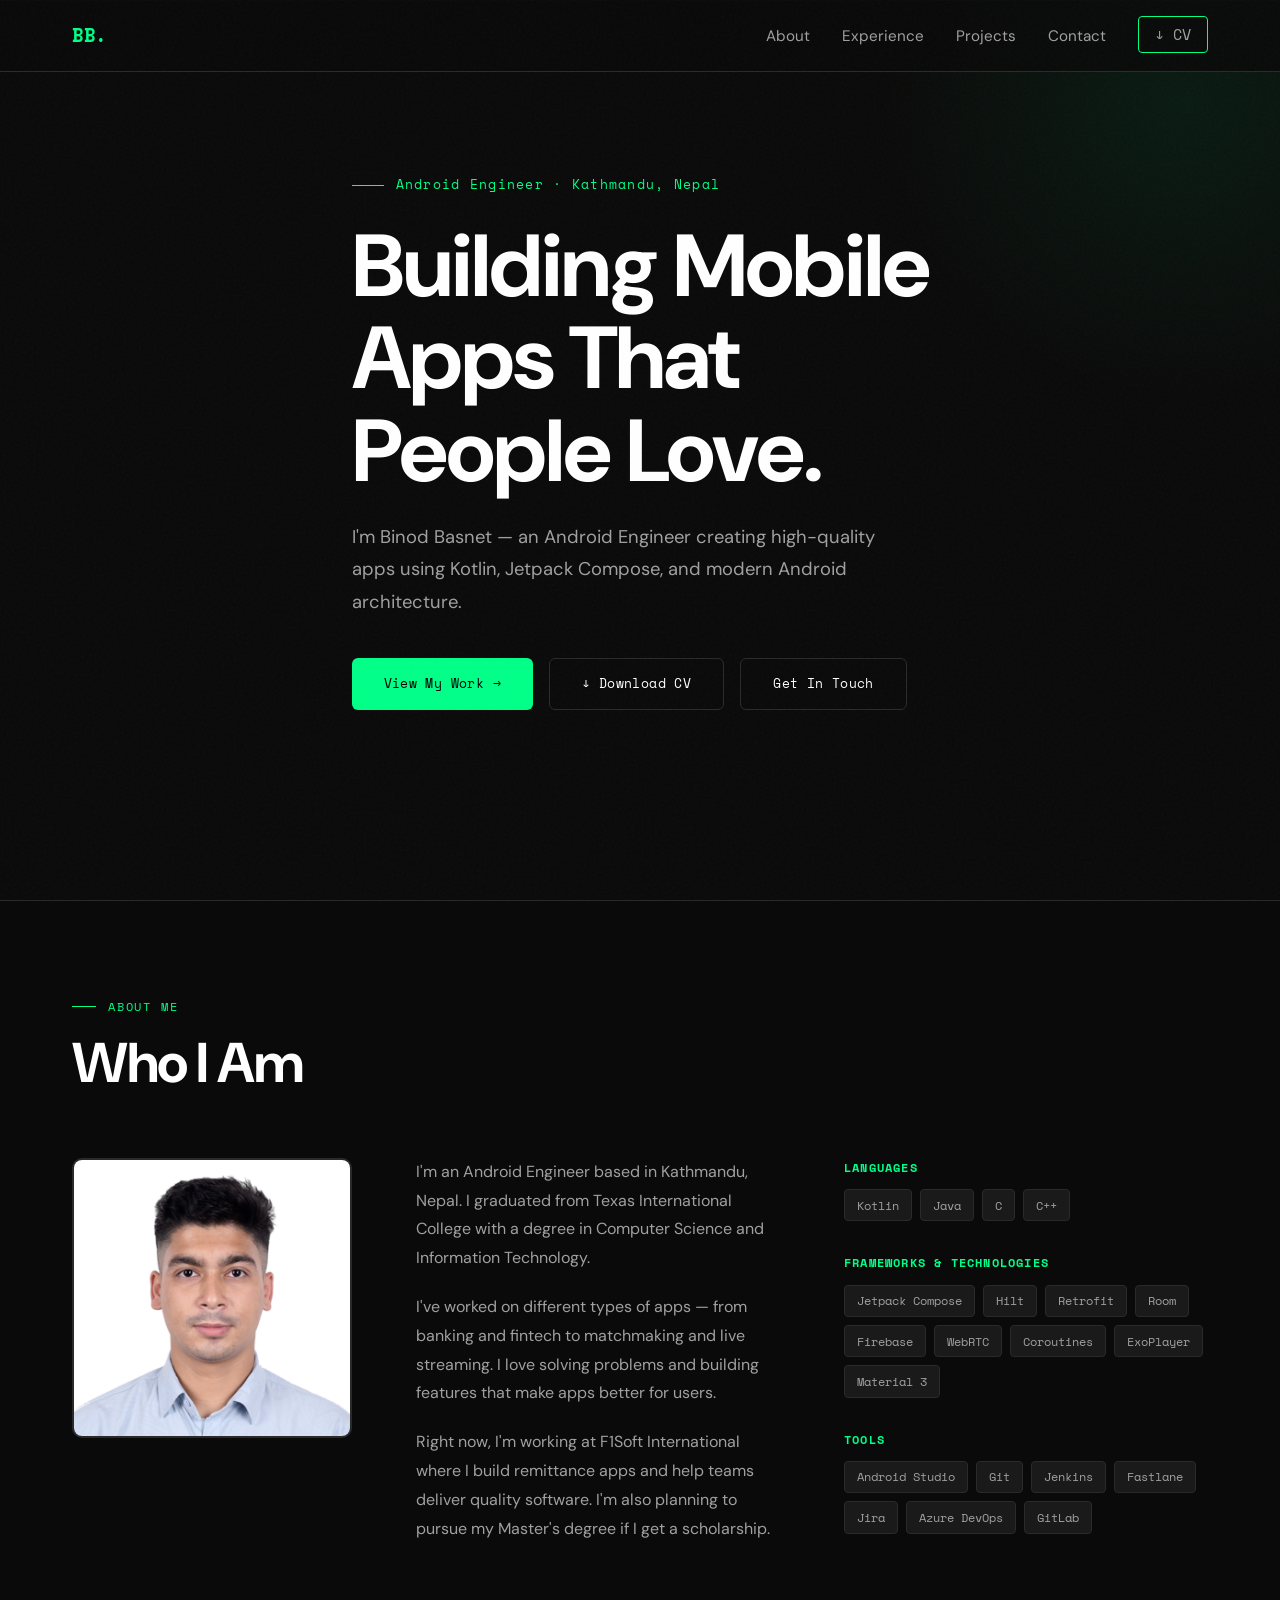
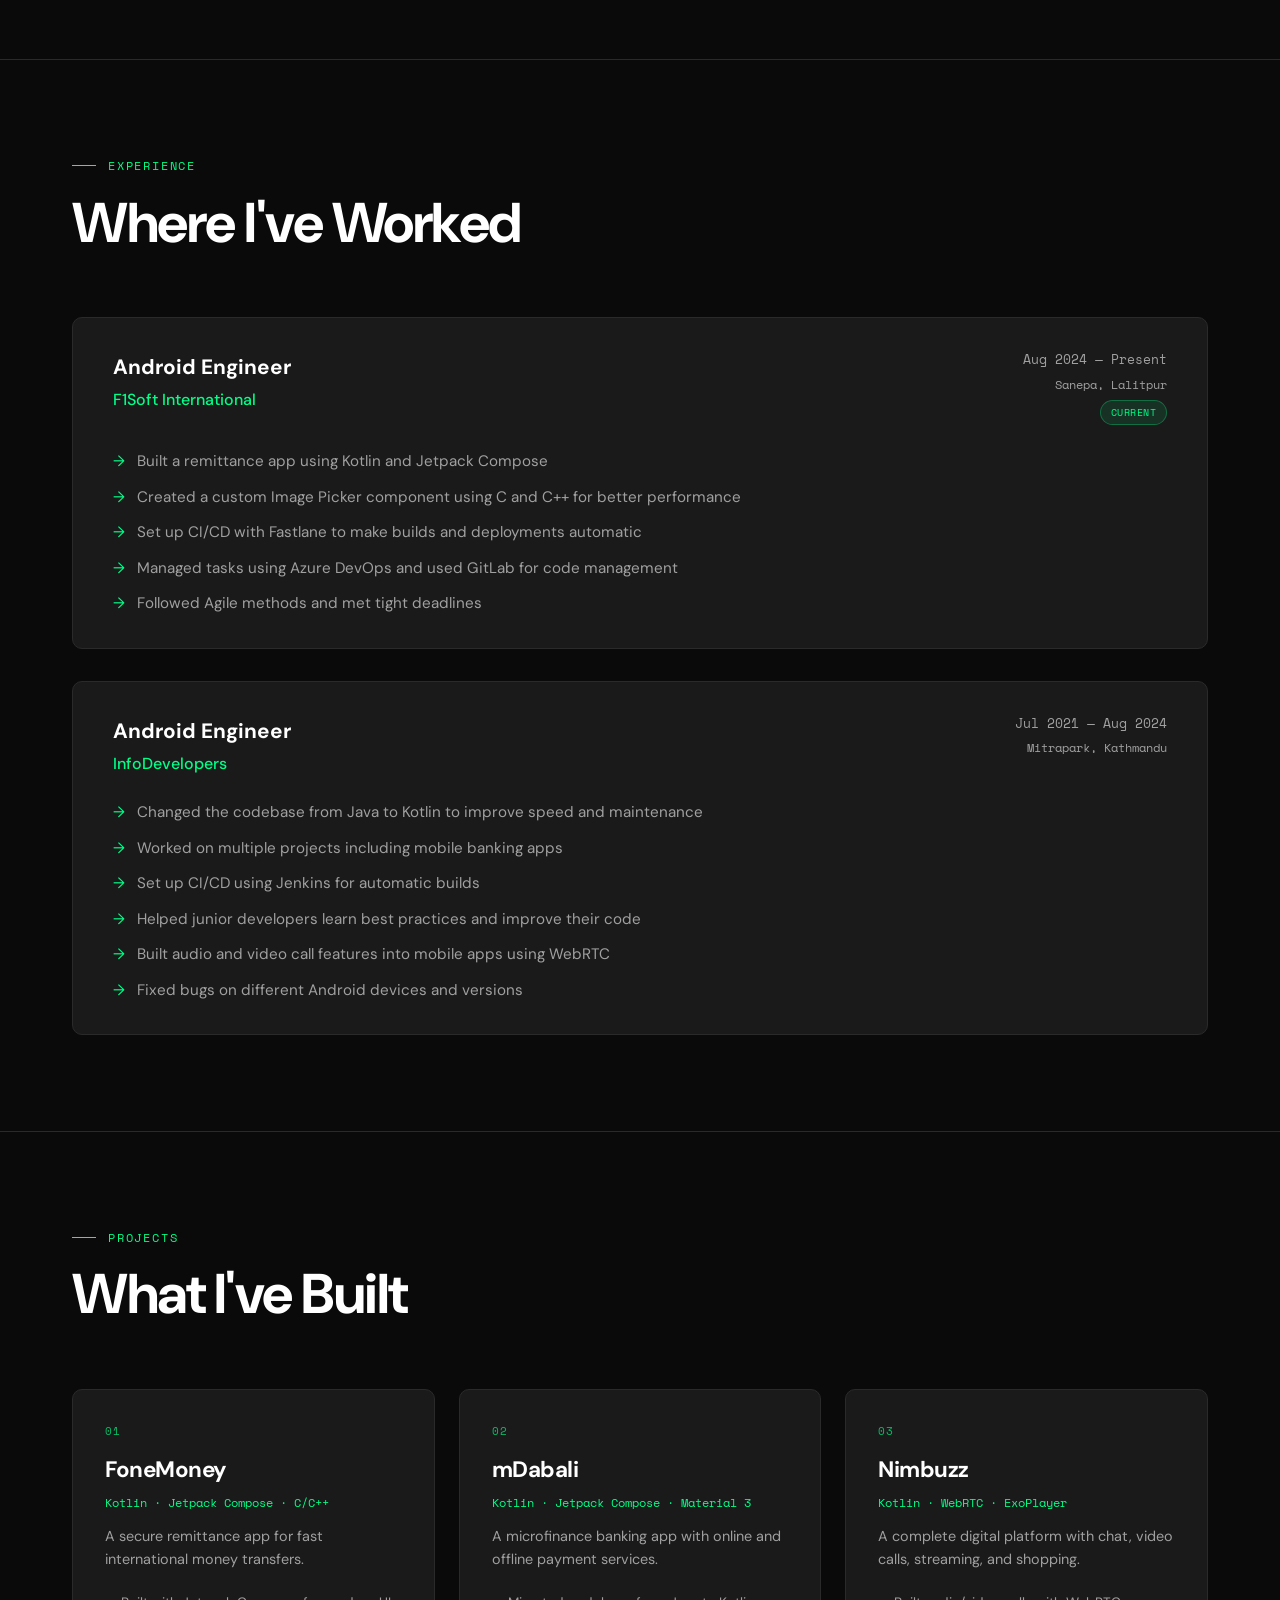
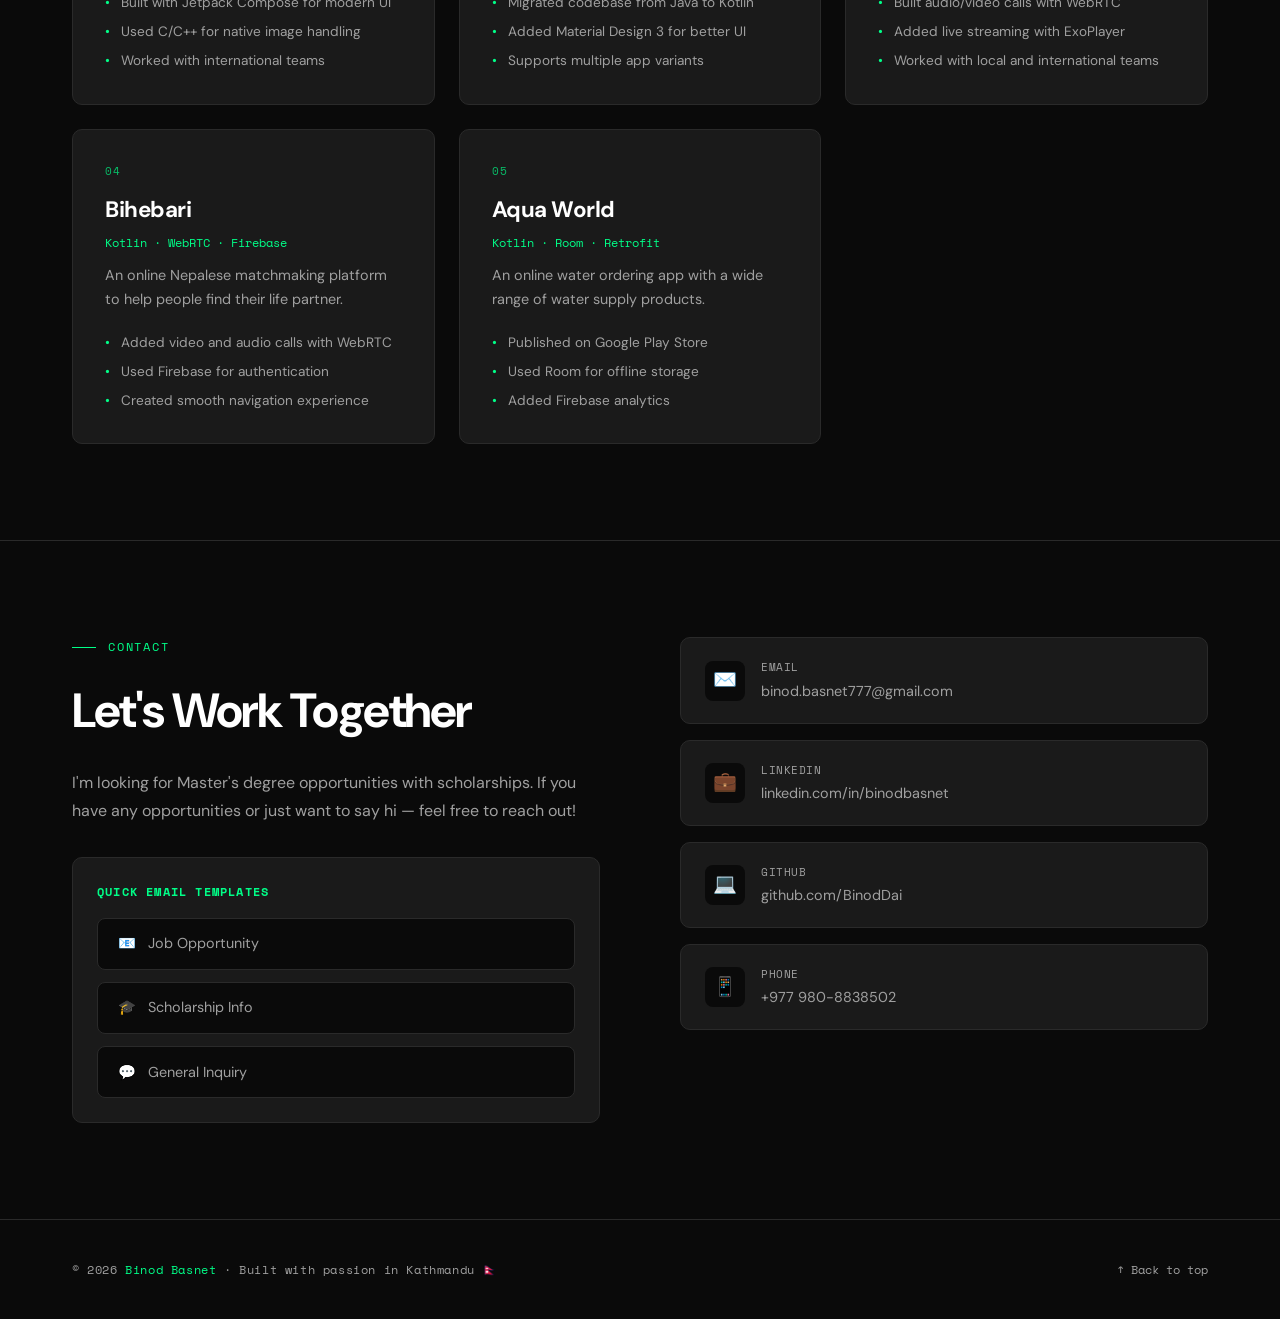
<file: index.html>
<!DOCTYPE html>
<html lang="en">
<head>
    <meta charset="UTF-8">
    <meta name="viewport" content="width=device-width, initial-scale=1.0">
    <title>Binod Basnet - Android Engineer</title>
    <link rel="preconnect" href="https://fonts.googleapis.com">
    <link rel="preconnect" href="https://fonts.gstatic.com" crossorigin>
    <link href="https://fonts.googleapis.com/css2?family=DM+Sans:wght@400;500;700&family=Space+Mono:wght@400;700&display=swap" rel="stylesheet">
    <style>
        * { margin: 0; padding: 0; box-sizing: border-box; }

        :root {
            --bg-primary: #0a0a0a;
            --bg-secondary: #1a1a1a;
            --text-primary: #ffffff;
            --text-secondary: #a0a0a0;
            --accent: #00ff88;
            --accent-dim: #00cc6a;
            --border: #2a2a2a;
        }

        html { scroll-behavior: smooth; }

        body {
            font-family: 'DM Sans', sans-serif;
            background: var(--bg-primary);
            color: var(--text-primary);
            line-height: 1.6;
            overflow-x: hidden;
        }

        ::-webkit-scrollbar { width: 4px; }
        ::-webkit-scrollbar-track { background: var(--bg-primary); }
        ::-webkit-scrollbar-thumb { background: var(--accent); border-radius: 2px; }
        ::selection { background: var(--accent); color: #000; }

        .grain {
            position: fixed;
            top: 0; left: 0;
            width: 100%; height: 100%;
            pointer-events: none;
            opacity: 0.03;
            z-index: 1000;
            background-image: url("data:image/svg+xml,%3Csvg viewBox='0 0 400 400' xmlns='http://www.w3.org/2000/svg'%3E%3Cfilter id='noiseFilter'%3E%3CfeTurbulence type='fractalNoise' baseFrequency='0.9' numOctaves='4' stitchTiles='stitch'/%3E%3C/filter%3E%3Crect width='100%25' height='100%25' filter='url(%23noiseFilter)'/%3E%3C/svg%3E");
        }

        .container { max-width: 1200px; margin: 0 auto; padding: 0 2rem; }

        /* ── NAV ── */
        nav {
            position: fixed;
            top: 0; left: 0; right: 0;
            background: rgba(10,10,10,0.85);
            backdrop-filter: blur(10px);
            border-bottom: 1px solid var(--border);
            padding: 1.25rem 0;
            z-index: 100;
            animation: slideDown 0.6s ease-out;
        }

        @keyframes slideDown {
            from { transform: translateY(-100%); opacity: 0; }
            to   { transform: translateY(0);    opacity: 1; }
        }

        nav .container { display: flex; justify-content: space-between; align-items: center; }

        .logo {
            font-family: 'Space Mono', monospace;
            font-size: 1.2rem; font-weight: 700;
            color: var(--accent); text-decoration: none;
            letter-spacing: -0.5px;
        }

        .nav-links { display: flex; gap: 2rem; list-style: none; align-items: center; }

        .nav-links a {
            color: var(--text-secondary);
            text-decoration: none; font-size: 0.95rem;
            transition: color 0.2s; position: relative;
        }
        .nav-links a::after {
            content: ''; position: absolute;
            bottom: -3px; left: 0;
            width: 0; height: 1px;
            background: var(--accent); transition: width 0.3s;
        }
        .nav-links a:hover { color: var(--text-primary); }
        .nav-links a:hover::after { width: 100%; }

        .nav-cv {
            font-family: 'Space Mono', monospace;
            font-size: 0.8rem; color: var(--accent);
            border: 1px solid var(--accent);
            padding: 0.4rem 1rem; border-radius: 4px;
            text-decoration: none; transition: all 0.2s;
        }
        .nav-cv:hover { background: var(--accent); color: #000; }
        .nav-cv::after { display: none !important; }

        /* hamburger */
        .hamburger { display: none; flex-direction: column; gap: 5px; cursor: pointer; background: none; border: none; padding: 4px; }
        .hamburger span { display: block; width: 24px; height: 2px; background: #fff; border-radius: 2px; transition: all 0.3s; }
        .hamburger.open span:nth-child(1) { transform: translateY(7px) rotate(45deg); }
        .hamburger.open span:nth-child(2) { opacity: 0; }
        .hamburger.open span:nth-child(3) { transform: translateY(-7px) rotate(-45deg); }

        .mobile-menu {
            display: none; position: fixed;
            top: 64px; left: 0; right: 0;
            background: rgba(10,10,10,0.98);
            backdrop-filter: blur(20px);
            border-bottom: 1px solid var(--border);
            padding: 2rem; z-index: 99;
            flex-direction: column; gap: 1.5rem;
        }
        .mobile-menu.open { display: flex; }
        .mobile-menu a { font-family: 'Space Mono', monospace; font-size: 1rem; color: var(--text-secondary); text-decoration: none; padding: 0.5rem 0; border-bottom: 1px solid var(--border); transition: color 0.2s; }
        .mobile-menu a:hover { color: var(--accent); }

        /* ── HERO ── */
        .hero {
            min-height: 100vh;
            display: flex; align-items: center;
            padding-top: 80px;
            position: relative; overflow: hidden;
        }
        .hero::before {
            content: '';
            position: absolute; top: -200px; right: -200px;
            width: 600px; height: 600px;
            background: radial-gradient(circle, rgba(0,255,136,0.07) 0%, transparent 70%);
            pointer-events: none;
        }

        .hero-content { max-width: 1000px; }

        .hero-tag {
            font-family: 'Space Mono', monospace;
            font-size: 0.8rem; color: var(--accent);
            letter-spacing: 0.1em; margin-bottom: 1.5rem;
            display: flex; align-items: center; gap: 0.75rem;
        }
        .hero-tag::before { content: ''; display: inline-block; width: 32px; height: 1px; background: var(--accent); }

        .hero h1 {
            font-size: clamp(2.8rem, 8vw, 5.5rem);
            font-weight: 700; line-height: 1.05;
            letter-spacing: -2px; margin-bottom: 1.5rem;
        }

        .hero-text {
            font-size: 1.15rem; color: var(--text-secondary);
            max-width: 560px; margin-bottom: 2.5rem; line-height: 1.75;
        }

        .cta-buttons { display: flex; gap: 1rem; flex-wrap: wrap; }

        .btn {
            display: inline-flex; align-items: center; gap: 0.5rem;
            padding: 0.9rem 2rem; border-radius: 6px;
            font-family: 'Space Mono', monospace; font-size: 0.82rem;
            font-weight: 400; text-decoration: none;
            transition: all 0.25s; cursor: pointer; border: none;
            letter-spacing: 0.03em;
        }
        .btn-primary { background: var(--accent); color: #000; }
        .btn-primary:hover { background: var(--accent-dim); transform: translateY(-2px); box-shadow: 0 8px 24px rgba(0,255,136,0.2); }
        .btn-secondary { background: transparent; color: var(--text-primary); border: 1px solid var(--border); }
        .btn-secondary:hover { border-color: var(--accent); color: var(--accent); transform: translateY(-2px); }

        /* ── SECTIONS ── */
        section { padding: 6rem 0; border-top: 1px solid var(--border); }

        .section-header { margin-bottom: 4rem; }
        .section-tag {
            font-family: 'Space Mono', monospace;
            font-size: 0.75rem; color: var(--accent);
            letter-spacing: 0.15em; text-transform: uppercase;
            margin-bottom: 1rem;
            display: flex; align-items: center; gap: 0.75rem;
        }
        .section-tag::before { content: ''; display: inline-block; width: 24px; height: 1px; background: var(--accent); }

        .section-title {
            font-size: clamp(2rem, 5vw, 3.5rem);
            font-weight: 700; letter-spacing: -1.5px; line-height: 1.1;
        }

        /* ── ABOUT ── */
        .about-grid {
            display: grid;
            grid-template-columns: 280px 1fr 1fr;
            gap: 4rem; align-items: start;
        }

        .profile-photo-wrap { position: relative; }
        .profile-photo {
            width: 100%; border-radius: 10px;
            border: 2px solid var(--border);
            display: block; filter: grayscale(15%);
            transition: filter 0.3s, border-color 0.3s;
        }
        .profile-photo-wrap:hover .profile-photo { filter: grayscale(0%); border-color: var(--accent); }

        .about-text p {
            color: var(--text-secondary); margin-bottom: 1.25rem;
            font-size: 1rem; line-height: 1.8;
        }

        .skills-list { display: grid; gap: 2rem; }

        .skill-category h3 {
            font-family: 'Space Mono', monospace;
            font-size: 0.75rem; color: var(--accent);
            letter-spacing: 0.1em; text-transform: uppercase;
            margin-bottom: 0.75rem;
        }

        .skill-tags { display: flex; flex-wrap: wrap; gap: 0.5rem; }

        .skill-tag {
            font-family: 'Space Mono', monospace;
            font-size: 0.75rem; color: var(--text-secondary);
            background: var(--bg-secondary); border: 1px solid var(--border);
            padding: 0.35rem 0.75rem; border-radius: 4px;
            transition: all 0.2s;
        }
        .skill-tag:hover { border-color: var(--accent); color: var(--accent); }

        /* ── EXPERIENCE ── */
        .experience-list { display: flex; flex-direction: column; gap: 2rem; }

        .experience-item {
            background: var(--bg-secondary); border: 1px solid var(--border);
            border-radius: 10px; padding: 2rem 2.5rem;
            transition: border-color 0.3s, transform 0.3s;
            position: relative; overflow: hidden;
        }
        .experience-item::before {
            content: ''; position: absolute;
            left: 0; top: 0; bottom: 0; width: 3px;
            background: var(--accent);
            transform: scaleY(0); transition: transform 0.3s;
            border-radius: 0 2px 2px 0;
        }
        .experience-item:hover { border-color: #333; transform: translateX(6px); }
        .experience-item:hover::before { transform: scaleY(1); }

        .experience-header {
            display: flex; justify-content: space-between;
            align-items: flex-start; margin-bottom: 1.5rem; gap: 1rem;
        }

        .experience-title h3 { font-size: 1.3rem; font-weight: 700; margin-bottom: 0.25rem; }
        .company { color: var(--accent); font-size: 1rem; font-weight: 500; }

        .experience-meta { text-align: right; }
        .duration { font-family: 'Space Mono', monospace; font-size: 0.8rem; color: var(--text-secondary); margin-bottom: 0.25rem; }
        .location { font-family: 'Space Mono', monospace; font-size: 0.75rem; color: var(--text-secondary); }
        .current-badge {
            display: inline-block; margin-top: 0.4rem;
            background: rgba(0,255,136,0.1); color: var(--accent);
            border: 1px solid rgba(0,255,136,0.3);
            font-family: 'Space Mono', monospace; font-size: 0.65rem;
            padding: 0.2rem 0.6rem; border-radius: 999px; letter-spacing: 0.05em;
        }

        .experience-description { list-style: none; display: flex; flex-direction: column; gap: 0.7rem; }
        .experience-description li {
            font-size: 0.95rem; color: var(--text-secondary);
            padding-left: 1.5rem; position: relative;
        }
        .experience-description li::before { content: '→'; position: absolute; left: 0; color: var(--accent); }

        /* ── PROJECTS ── */
        .projects-grid {
            display: grid;
            grid-template-columns: repeat(auto-fill, minmax(340px, 1fr));
            gap: 1.5rem;
        }

        .project-card {
            background: var(--bg-secondary); border: 1px solid var(--border);
            border-radius: 10px; padding: 2rem;
            transition: all 0.3s; position: relative; overflow: hidden;
        }
        .project-card::after {
            content: ''; position: absolute;
            bottom: 0; left: 0; right: 0; height: 2px;
            background: linear-gradient(to right, var(--accent), transparent);
            transform: scaleX(0); transform-origin: left; transition: transform 0.3s;
        }
        .project-card:hover { border-color: #333; transform: translateY(-6px); box-shadow: 0 20px 40px rgba(0,0,0,0.4); }
        .project-card:hover::after { transform: scaleX(1); }

        .project-num { font-family: 'Space Mono', monospace; font-size: 0.7rem; color: var(--accent); letter-spacing: 0.1em; margin-bottom: 0.75rem; opacity: 0.7; }
        .project-name { font-size: 1.4rem; font-weight: 700; margin-bottom: 0.4rem; letter-spacing: -0.5px; }
        .project-tech { font-family: 'Space Mono', monospace; font-size: 0.72rem; color: var(--accent); margin-bottom: 0.75rem; }
        .project-desc { font-size: 0.9rem; color: var(--text-secondary); margin-bottom: 1.25rem; line-height: 1.65; }
        .project-points { list-style: none; display: flex; flex-direction: column; gap: 0.45rem; }
        .project-points li { font-size: 0.85rem; color: var(--text-secondary); padding-left: 1rem; position: relative; }
        .project-points li::before { content: '•'; position: absolute; left: 0; color: var(--accent); }

        /* ── CONTACT ── */
        .contact-grid { display: grid; grid-template-columns: 1fr 1fr; gap: 5rem; align-items: start; }

        .contact-text h2 { font-size: clamp(2rem, 4vw, 3rem); font-weight: 700; letter-spacing: -1.5px; margin-bottom: 1.25rem; }
        .contact-text p { font-size: 1rem; color: var(--text-secondary); line-height: 1.75; margin-bottom: 2rem; }

        .email-template-box {
            background: var(--bg-secondary); border: 1px solid var(--border);
            border-radius: 10px; padding: 1.5rem;
        }
        .email-template-box h3 {
            font-family: 'Space Mono', monospace; font-size: 0.75rem;
            color: var(--accent); letter-spacing: 0.1em; text-transform: uppercase;
            margin-bottom: 1rem;
        }
        .email-btns { display: flex; flex-direction: column; gap: 0.75rem; }
        .email-btn {
            display: flex; align-items: center; gap: 0.75rem;
            padding: 0.85rem 1.25rem;
            background: var(--bg-primary); border: 1px solid var(--border);
            border-radius: 8px; color: var(--text-secondary);
            text-decoration: none; font-size: 0.9rem;
            transition: all 0.25s; cursor: pointer; font-family: 'DM Sans', sans-serif;
        }
        .email-btn:hover { border-color: var(--accent); color: var(--text-primary); transform: translateX(6px); }
        .email-btn .arrow { margin-left: auto; color: var(--accent); opacity: 0; transition: opacity 0.2s, transform 0.2s; }
        .email-btn:hover .arrow { opacity: 1; transform: translateX(4px); }

        .contact-links { display: flex; flex-direction: column; gap: 1rem; }

        .contact-link {
            display: flex; align-items: center; gap: 1rem;
            padding: 1.25rem 1.5rem;
            background: var(--bg-secondary); border: 1px solid var(--border);
            border-radius: 10px; text-decoration: none; color: var(--text-primary);
            transition: all 0.25s;
        }
        .contact-link:hover { border-color: var(--accent); transform: translateX(8px); }

        .contact-link-icon {
            width: 40px; height: 40px; background: var(--bg-primary);
            border-radius: 8px; display: flex; align-items: center;
            justify-content: center; font-size: 1.2rem; flex-shrink: 0;
            transition: background 0.25s;
        }
        .contact-link:hover .contact-link-icon { background: rgba(0,255,136,0.1); }
        .contact-link-label { font-family: 'Space Mono', monospace; font-size: 0.7rem; color: var(--text-secondary); text-transform: uppercase; letter-spacing: 0.05em; margin-bottom: 0.2rem; }
        .contact-link-value { font-size: 0.9rem; color: var(--text-secondary); }

        /* ── FOOTER ── */
        footer { border-top: 1px solid var(--border); padding: 2.5rem 0; }
        footer .container { display: flex; justify-content: space-between; align-items: center; flex-wrap: wrap; gap: 1rem; }
        footer p { font-family: 'Space Mono', monospace; font-size: 0.75rem; color: var(--text-secondary); letter-spacing: 0.05em; }
        .footer-accent { color: var(--accent); }
        .back-top { font-family: 'Space Mono', monospace; font-size: 0.75rem; color: var(--text-secondary); text-decoration: none; transition: color 0.2s; }
        .back-top:hover { color: var(--accent); }

        /* ── RESPONSIVE ── */
        @media (max-width: 1024px) {
            .about-grid { what-template-columns: 220px 1fr; gap: 3rem; }
            .skills-list { grid-column: 1 / -1; }
            .contact-grid { gap: 3rem; }
        }

        @media (max-width: 768px) {
            .nav-links { display: none; }
            .hamburger { display: flex; }

            section { padding: 4rem 0; }
            .section-title { letter-spacing: -1px; }

            .about-grid { grid-template-columns: 1fr; gap: 2rem; }
            .profile-photo-wrap { max-width: 220px; margin: 0 auto; }

            .experience-header { flex-direction: column; gap: 0.5rem; }
            .experience-meta { text-align: left; }
            .experience-item { padding: 1.5rem; }

            .projects-grid { grid-template-columns: 1fr; }

            .contact-grid { grid-template-columns: 1fr; gap: 2.5rem; }

            .cta-buttons { flex-direction: column; }
            .btn { width: 100%; justify-content: center; }
        }

        @media (max-width: 480px) {
            nav { padding: 1rem 0; }
            .hero { padding: 70px 0 3rem; }
            .hero h1 { letter-spacing: -1.5px; }
            .section-title { font-size: 1.8rem; }
        }
    </style>
</head>
<body>

<div class="grain"></div>

<!-- NAV -->
<nav>
    <div class="container">
        <a href="#hero" class="logo">BB.</a>
        <ul class="nav-links">
            <li><a href="#about">About</a></li>
            <li><a href="#experience">Experience</a></li>
            <li><a href="#projects">Projects</a></li>
            <li><a href="#contact">Contact</a></li>
            <li><a href="Binod_Basnet_CV.pdf" download class="nav-cv">↓ CV</a></li>
        </ul>
        <button class="hamburger" id="hamburger" aria-label="Menu">
            <span></span><span></span><span></span>
        </button>
    </div>
</nav>

<!-- MOBILE MENU -->
<div class="mobile-menu" id="mobileMenu">
    <a href="#about" class="mob-link">About</a>
    <a href="#experience" class="mob-link">Experience</a>
    <a href="#projects" class="mob-link">Projects</a>
    <a href="#contact" class="mob-link">Contact</a>
    <a href="Binod_Basnet_CV.pdf" download>↓ Download CV</a>
</div>

<!-- HERO -->
<section class="hero" id="hero">
    <div class="container">
        <div class="hero-content">
            <div class="hero-tag">Android Engineer · Kathmandu, Nepal</div>
            <h1>Building Mobile<br>Apps That<br>People Love.</h1>
            <p class="hero-text">
                I'm Binod Basnet — an Android Engineer creating high-quality apps using Kotlin, Jetpack Compose, and modern Android architecture.
            </p>
            <div class="cta-buttons">
                <a href="#projects" class="btn btn-primary">View My Work →</a>
                <a href="Binod_Basnet_CV.pdf" download class="btn btn-secondary">↓ Download CV</a>
                <a href="#contact" class="btn btn-secondary">Get In Touch</a>
            </div>
        </div>
    </div>
</section>

<!-- ABOUT -->
<section id="about">
    <div class="container">
        <div class="section-header">
            <div class="section-tag">About Me</div>
            <h2 class="section-title">Who I Am</h2>
        </div>
        <div class="about-grid">
            <div class="profile-photo-wrap">
                <img src="profile.jpg" alt="Binod Basnet" class="profile-photo">
            </div>
            <div class="about-text">
                <p>I'm an Android Engineer based in Kathmandu, Nepal. I graduated from Texas International College with a degree in Computer Science and Information Technology.</p>
                <p>I've worked on different types of apps — from banking and fintech to matchmaking and live streaming. I love solving problems and building features that make apps better for users.</p>
                <p>Right now, I'm working at F1Soft International where I build remittance apps and help teams deliver quality software. I'm also planning to pursue my Master's degree if I get a scholarship.</p>
            </div>
            <div class="skills-list">
                <div class="skill-category">
                    <h3>Languages</h3>
                    <div class="skill-tags">
                        <span class="skill-tag">Kotlin</span>
                        <span class="skill-tag">Java</span>
                        <span class="skill-tag">C</span>
                        <span class="skill-tag">C++</span>
                    </div>
                </div>
                <div class="skill-category">
                    <h3>Frameworks &amp; Technologies</h3>
                    <div class="skill-tags">
                        <span class="skill-tag">Jetpack Compose</span>
                        <span class="skill-tag">Hilt</span>
                        <span class="skill-tag">Retrofit</span>
                        <span class="skill-tag">Room</span>
                        <span class="skill-tag">Firebase</span>
                        <span class="skill-tag">WebRTC</span>
                        <span class="skill-tag">Coroutines</span>
                        <span class="skill-tag">ExoPlayer</span>
                        <span class="skill-tag">Material 3</span>
                    </div>
                </div>
                <div class="skill-category">
                    <h3>Tools</h3>
                    <div class="skill-tags">
                        <span class="skill-tag">Android Studio</span>
                        <span class="skill-tag">Git</span>
                        <span class="skill-tag">Jenkins</span>
                        <span class="skill-tag">Fastlane</span>
                        <span class="skill-tag">Jira</span>
                        <span class="skill-tag">Azure DevOps</span>
                        <span class="skill-tag">GitLab</span>
                    </div>
                </div>
            </div>
        </div>
    </div>
</section>

<!-- EXPERIENCE -->
<section id="experience">
    <div class="container">
        <div class="section-header">
            <div class="section-tag">Experience</div>
            <h2 class="section-title">Where I've Worked</h2>
        </div>
        <div class="experience-list">
            <div class="experience-item">
                <div class="experience-header">
                    <div class="experience-title">
                        <h3>Android Engineer</h3>
                        <div class="company">F1Soft International</div>
                    </div>
                    <div class="experience-meta">
                        <div class="duration">Aug 2024 — Present</div>
                        <div class="location">Sanepa, Lalitpur</div>
                        <div class="current-badge">CURRENT</div>
                    </div>
                </div>
                <ul class="experience-description">
                    <li>Built a remittance app using Kotlin and Jetpack Compose</li>
                    <li>Created a custom Image Picker component using C and C++ for better performance</li>
                    <li>Set up CI/CD with Fastlane to make builds and deployments automatic</li>
                    <li>Managed tasks using Azure DevOps and used GitLab for code management</li>
                    <li>Followed Agile methods and met tight deadlines</li>
                </ul>
            </div>
            <div class="experience-item">
                <div class="experience-header">
                    <div class="experience-title">
                        <h3>Android Engineer</h3>
                        <div class="company">InfoDevelopers</div>
                    </div>
                    <div class="experience-meta">
                        <div class="duration">Jul 2021 — Aug 2024</div>
                        <div class="location">Mitrapark, Kathmandu</div>
                    </div>
                </div>
                <ul class="experience-description">
                    <li>Changed the codebase from Java to Kotlin to improve speed and maintenance</li>
                    <li>Worked on multiple projects including mobile banking apps</li>
                    <li>Set up CI/CD using Jenkins for automatic builds</li>
                    <li>Helped junior developers learn best practices and improve their code</li>
                    <li>Built audio and video call features into mobile apps using WebRTC</li>
                    <li>Fixed bugs on different Android devices and versions</li>
                </ul>
            </div>
        </div>
    </div>
</section>

<!-- PROJECTS -->
<section id="projects">
    <div class="container">
        <div class="section-header">
            <div class="section-tag">Projects</div>
            <h2 class="section-title">What I've Built</h2>
        </div>
        <div class="projects-grid">
            <div class="project-card">
                <div class="project-num">01</div>
                <div class="project-name">FoneMoney</div>
                <div class="project-tech">Kotlin · Jetpack Compose · C/C++</div>
                <p class="project-desc">A secure remittance app for fast international money transfers.</p>
                <ul class="project-points">
                    <li>Built with Jetpack Compose for modern UI</li>
                    <li>Used C/C++ for native image handling</li>
                    <li>Worked with international teams</li>
                </ul>
            </div>
            <div class="project-card">
                <div class="project-num">02</div>
                <div class="project-name">mDabali</div>
                <div class="project-tech">Kotlin · Jetpack Compose · Material 3</div>
                <p class="project-desc">A microfinance banking app with online and offline payment services.</p>
                <ul class="project-points">
                    <li>Migrated codebase from Java to Kotlin</li>
                    <li>Added Material Design 3 for better UI</li>
                    <li>Supports multiple app variants</li>
                </ul>
            </div>
            <div class="project-card">
                <div class="project-num">03</div>
                <div class="project-name">Nimbuzz</div>
                <div class="project-tech">Kotlin · WebRTC · ExoPlayer</div>
                <p class="project-desc">A complete digital platform with chat, video calls, streaming, and shopping.</p>
                <ul class="project-points">
                    <li>Built audio/video calls with WebRTC</li>
                    <li>Added live streaming with ExoPlayer</li>
                    <li>Worked with local and international teams</li>
                </ul>
            </div>
            <div class="project-card">
                <div class="project-num">04</div>
                <div class="project-name">Bihebari</div>
                <div class="project-tech">Kotlin · WebRTC · Firebase</div>
                <p class="project-desc">An online Nepalese matchmaking platform to help people find their life partner.</p>
                <ul class="project-points">
                    <li>Added video and audio calls with WebRTC</li>
                    <li>Used Firebase for authentication</li>
                    <li>Created smooth navigation experience</li>
                </ul>
            </div>
            <div class="project-card">
                <div class="project-num">05</div>
                <div class="project-name">Aqua World</div>
                <div class="project-tech">Kotlin · Room · Retrofit</div>
                <p class="project-desc">An online water ordering app with a wide range of water supply products.</p>
                <ul class="project-points">
                    <li>Published on Google Play Store</li>
                    <li>Used Room for offline storage</li>
                    <li>Added Firebase analytics</li>
                </ul>
            </div>
        </div>
    </div>
</section>

<!-- CONTACT -->
<section id="contact">
    <div class="container">
        <div class="contact-grid">
            <div class="contact-text">
                <div class="section-tag">Contact</div>
                <h2>Let's Work Together</h2>
                <p>I'm looking for Master's degree opportunities with scholarships. If you have any opportunities or just want to say hi — feel free to reach out!</p>
                <div class="email-template-box">
                    <h3>Quick Email Templates</h3>
                    <div class="email-btns">
                            <a href="mailto:binod.basnet777@gmail.com?subject=Job%20Opportunity&body=Hello%20Binod,%0D%0A%0D%0AI would like to discuss a job opportunity with you.%0D%0A%0D%0ALooking forward to your response.%0D%0A%0D%0ABest regards," class="email-btn">
                            <span class="icon">📧</span>
                            <span class="text">Job Opportunity</span>
                            <span class="arrow">→</span>
                        </a>
                            <a href="mailto:binod.basnet777@gmail.com?subject=Scholarship%20Opportunity&body=Hello%20Binod,%0D%0A%0D%0AI would like to share information about a scholarship opportunity.%0D%0A%0D%0APlease let me know if you are interested.%0D%0A%0D%0ABest regards," class="email-btn">
                            <span class="icon">🎓</span>
                            <span class="text">Scholarship Info</span>
                            <span class="arrow">→</span>
                        </a>
                        <a href="mailto:binod.basnet777@gmail.com?subject=General%20Inquiry&body=Hello%20Binod,%0D%0A%0D%0AI have a question and would like to get in touch.%0D%0A%0D%0AThank you!" class="email-btn">
                            <span class="icon">💬</span>
                            <span class="text">General Inquiry</span>
                            <span class="arrow">→</span>
                        </a>
                    </div>                    
                </div>
            </div>
            <div class="contact-links">
                <a href="mailto:binod.basnet777@gmail.com" class="contact-link">
                    <div class="contact-link-icon">✉️</div>
                    <div><div class="contact-link-label">Email</div><div class="contact-link-value">binod.basnet777@gmail.com</div></div>
                </a>
                <a href="https://linkedin.com/in/binodbasnet" target="_blank" rel="noopener" class="contact-link">
                    <div class="contact-link-icon">💼</div>
                    <div><div class="contact-link-label">LinkedIn</div><div class="contact-link-value">linkedin.com/in/binodbasnet</div></div>
                </a>
                <a href="https://github.com/BinodDai" target="_blank" rel="noopener" class="contact-link">
                    <div class="contact-link-icon">💻</div>
                    <div><div class="contact-link-label">GitHub</div><div class="contact-link-value">github.com/BinodDai</div></div>
                </a>
                <a href="tel:+9779808838502" class="contact-link">
                    <div class="contact-link-icon">📱</div>
                    <div><div class="contact-link-label">Phone</div><div class="contact-link-value">+977 980-8838502</div></div>
                </a>
            </div>
        </div>
    </div>
</section>

<!-- FOOTER -->
<footer>
    <div class="container">
        <p>© 2026 <span class="footer-accent">Binod Basnet</span> · Built with passion in Kathmandu 🇳🇵</p>
        <a href="#hero" class="back-top">↑ Back to top</a>
    </div>
</footer>

<script>
    // Hamburger
    const hamburger = document.getElementById('hamburger');
    const mobileMenu = document.getElementById('mobileMenu');
    hamburger.addEventListener('click', () => {
        hamburger.classList.toggle('open');
        mobileMenu.classList.toggle('open');
    });
    document.querySelectorAll('.mob-link, .mobile-menu a').forEach(link => {
        link.addEventListener('click', () => {
            hamburger.classList.remove('open');
            mobileMenu.classList.remove('open');
        });
    });

    // Smooth scroll
    document.querySelectorAll('a[href^="#"]').forEach(anchor => {
        anchor.addEventListener('click', function(e) {
            e.preventDefault();
            const target = document.querySelector(this.getAttribute('href'));
            if (target) {
                const top = target.getBoundingClientRect().top + window.pageYOffset - 70;
                window.scrollTo({ top, behavior: 'smooth' });
            }
        });
    });

    // Active nav on scroll
    const sections = document.querySelectorAll('section[id]');
    const navLinks = document.querySelectorAll('.nav-links a:not(.nav-cv)');
    window.addEventListener('scroll', () => {
        const scrollPos = window.pageYOffset + 100;
        sections.forEach(section => {
            if (scrollPos >= section.offsetTop && scrollPos < section.offsetTop + section.offsetHeight) {
                navLinks.forEach(link => {
                    link.style.color = link.getAttribute('href') === '#' + section.id ? '#00ff88' : '';
                });
            }
        });
    });

    // Scroll reveal
    const items = document.querySelectorAll('.experience-item, .project-card, .contact-link, .skill-category, .email-btn');
    const observer = new IntersectionObserver((entries) => {
        entries.forEach((entry, i) => {
            if (entry.isIntersecting) {
                setTimeout(() => {
                    entry.target.style.opacity = '1';
                    entry.target.style.transform = 'translateY(0)';
                }, i * 60);
                observer.unobserve(entry.target);
            }
        });
    }, { threshold: 0.1 });

    items.forEach(el => {
        el.style.opacity = '0';
        el.style.transform = 'translateY(20px)';
        el.style.transition = 'opacity 0.5s ease, transform 0.5s ease';
        observer.observe(el);
    });
</script>
</body>
</html>
</file>
